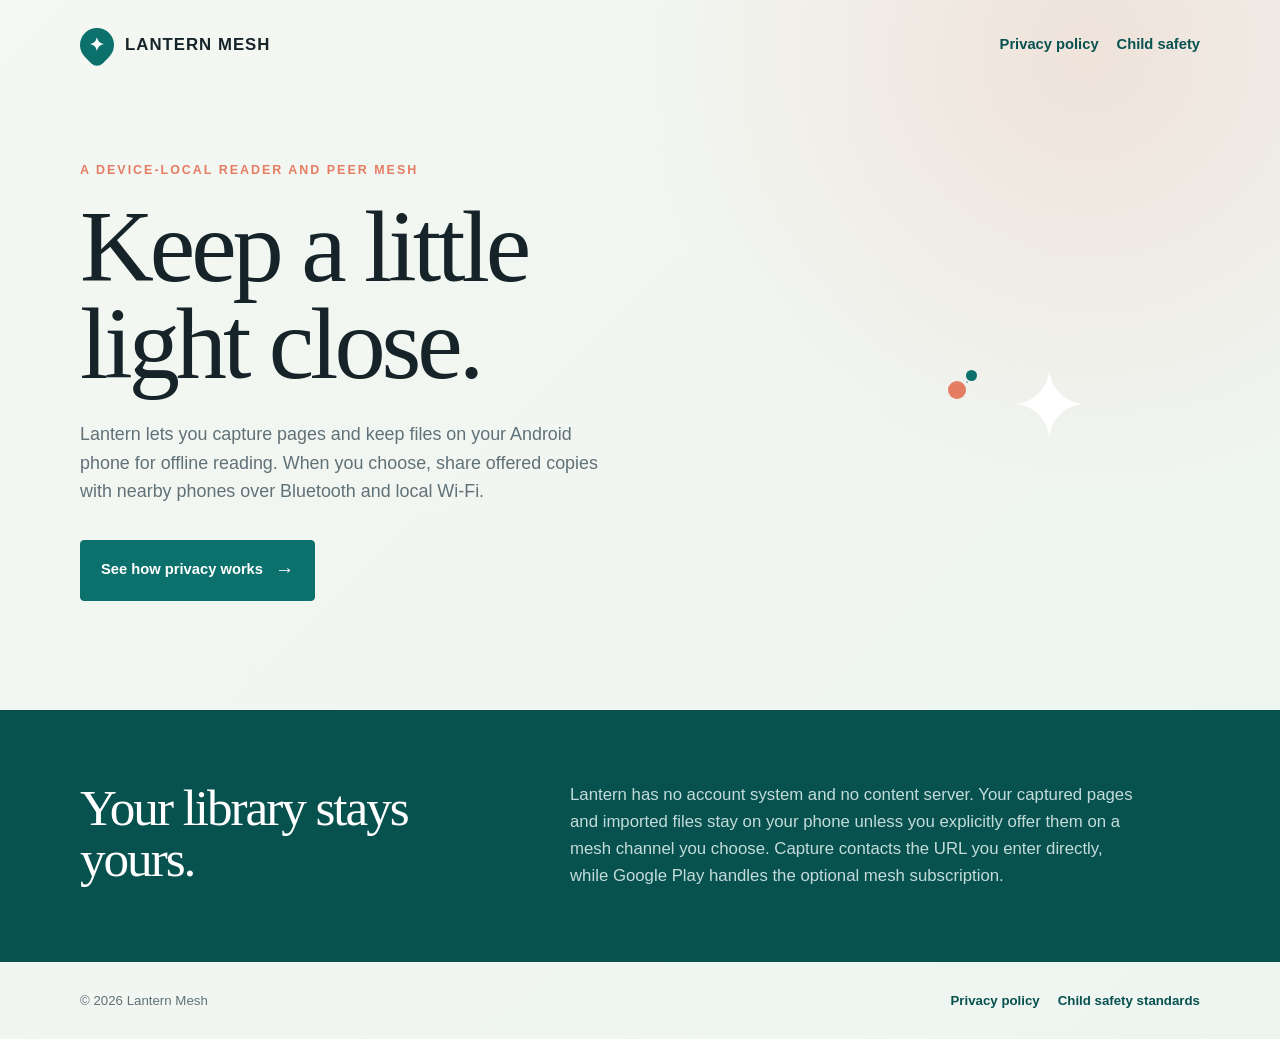
<file: index.html>
<!doctype html>
<html lang="en">
<head>
  <meta charset="utf-8">
  <meta name="viewport" content="width=device-width, initial-scale=1">
  <meta name="description" content="Lantern is a device-local reader and optional peer mesh for Android.">
  <title>Lantern | Read locally. Share nearby.</title>
  <link rel="stylesheet" href="styles.css">
</head>
<body>
  <header class="site-header">
    <a class="brand" href="index.html" aria-label="Lantern Mesh home">
      <span class="brand-mark" aria-hidden="true"><span>✦</span></span>
      <span>Lantern Mesh</span>
    </a>
    <nav aria-label="Primary navigation">
      <a class="header-link" href="privacypolicy.html">Privacy policy</a>
      <a class="header-link" href="child-safety.html">Child safety</a>
    </nav>
  </header>

  <main>
    <section class="hero page-shell">
      <div>
        <p class="eyebrow">A device-local reader and peer mesh</p>
        <h1>Keep a little light close.</h1>
        <p class="hero-copy">Lantern lets you capture pages and keep files on your Android phone for offline reading. When you choose, share offered copies with nearby phones over Bluetooth and local Wi-Fi.</p>
        <a class="button" href="privacypolicy.html">See how privacy works</a>
      </div>
      <div class="visual" aria-hidden="true">
        <span class="orbit-dot dot-one"></span>
        <span class="orbit-dot dot-two"></span>
        <div class="visual-core"><span>✦</span></div>
      </div>
    </section>

    <section class="intro-band">
      <div class="page-shell">
        <h2>Your library stays yours.</h2>
        <p>Lantern has no account system and no content server. Your captured pages and imported files stay on your phone unless you explicitly offer them on a mesh channel you choose. Capture contacts the URL you enter directly, while Google Play handles the optional mesh subscription.</p>
      </div>
    </section>
  </main>

  <footer class="site-footer">
    <span>© 2026 Lantern Mesh</span>
    <span>
      <a class="text-link" href="privacypolicy.html">Privacy policy</a>
      <a class="text-link" href="child-safety.html">Child safety standards</a>
    </span>
  </footer>
</body>
</html>
</file>
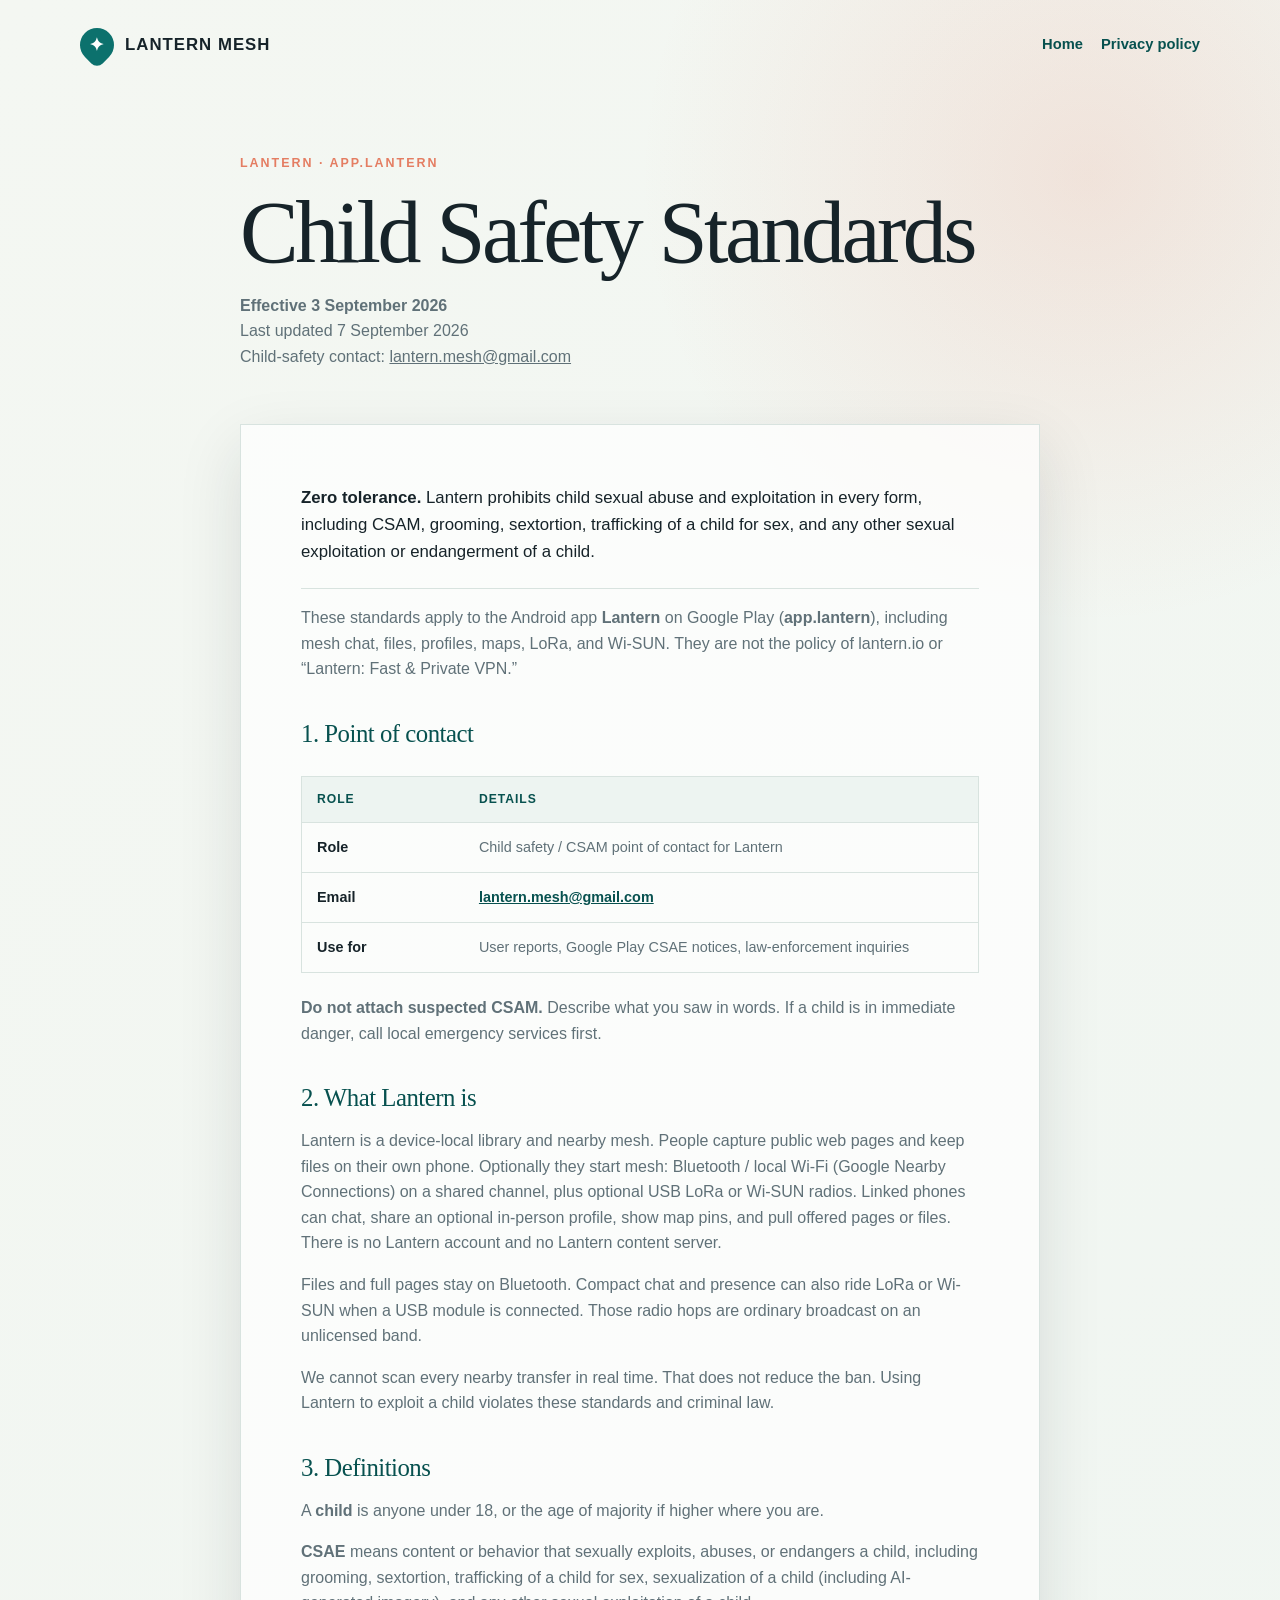
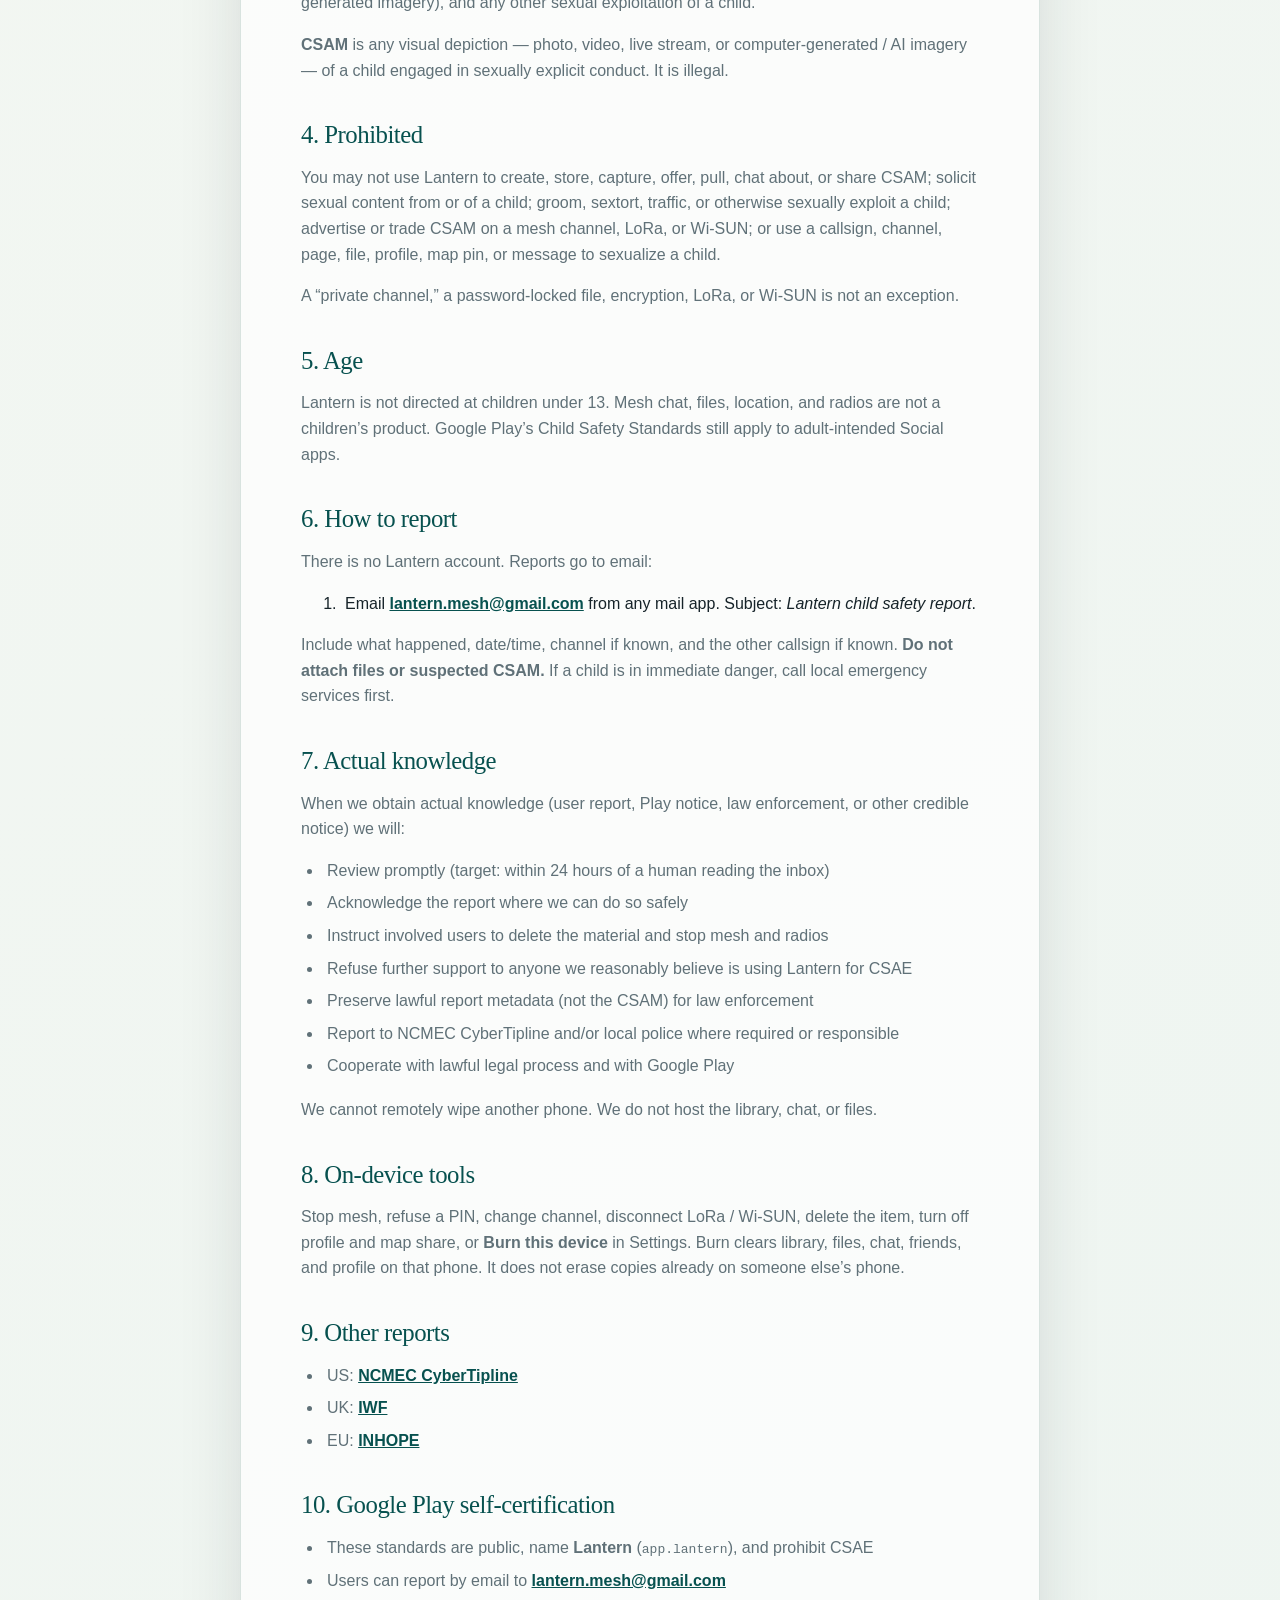
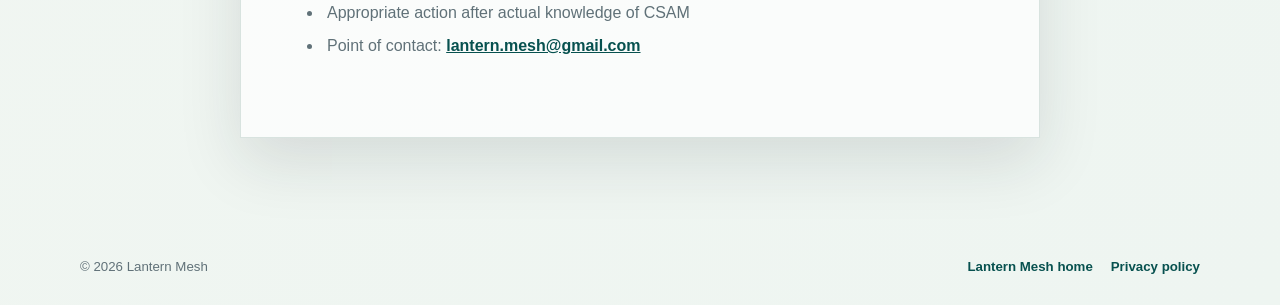
<file: child-safety.html>
<!doctype html>
<html lang="en">
<head>
  <meta charset="utf-8">
  <meta name="viewport" content="width=device-width, initial-scale=1">
  <meta name="description" content="Lantern Child Safety Standards addressing child sexual abuse and exploitation.">
  <title>Child Safety Standards | Lantern (app.lantern)</title>
  <link rel="stylesheet" href="styles.css">
</head>
<body>
  <header class="site-header">
    <a class="brand" href="index.html" aria-label="Lantern Mesh home">
      <span class="brand-mark" aria-hidden="true"><span>✦</span></span>
      <span>Lantern Mesh</span>
    </a>
    <nav aria-label="Primary navigation">
      <a class="header-link" href="index.html">Home</a>
      <a class="header-link" href="privacypolicy.html">Privacy policy</a>
    </nav>
  </header>
  <main class="page-shell policy-page">
    <p class="eyebrow">Lantern · app.lantern</p>
    <h1>Child Safety Standards</h1>
    <p class="updated"><strong>Effective 3 September 2026</strong><br>Last updated 7 September 2026<br>Child-safety contact: <a href="mailto:lantern.mesh@gmail.com">lantern.mesh@gmail.com</a></p>
    <article class="policy-content">
      <p class="policy-lead"><strong>Zero tolerance.</strong> Lantern prohibits child sexual abuse and exploitation in every form, including CSAM, grooming, sextortion, trafficking of a child for sex, and any other sexual exploitation or endangerment of a child.</p>
      <p>These standards apply to the Android app <strong>Lantern</strong> on Google Play (<strong>app.lantern</strong>), including mesh chat, files, profiles, maps, LoRa, and Wi-SUN. They are not the policy of lantern.io or “Lantern: Fast & Private VPN.”</p>

      <h2>1. Point of contact</h2>
      <div class="table-wrap">
        <table>
          <thead>
            <tr><th>Role</th><th>Details</th></tr>
          </thead>
          <tbody>
            <tr><td>Role</td><td>Child safety / CSAM point of contact for Lantern</td></tr>
            <tr><td>Email</td><td><strong><a href="mailto:lantern.mesh@gmail.com">lantern.mesh@gmail.com</a></strong></td></tr>
            <tr><td>Use for</td><td>User reports, Google Play CSAE notices, law-enforcement inquiries</td></tr>
          </tbody>
        </table>
      </div>
      <p><strong>Do not attach suspected CSAM.</strong> Describe what you saw in words. If a child is in immediate danger, call local emergency services first.</p>

      <h2>2. What Lantern is</h2>
      <p>Lantern is a device-local library and nearby mesh. People capture public web pages and keep files on their own phone. Optionally they start mesh: Bluetooth / local Wi-Fi (Google Nearby Connections) on a shared channel, plus optional USB LoRa or Wi-SUN radios. Linked phones can chat, share an optional in-person profile, show map pins, and pull offered pages or files. There is no Lantern account and no Lantern content server.</p>
      <p>Files and full pages stay on Bluetooth. Compact chat and presence can also ride LoRa or Wi-SUN when a USB module is connected. Those radio hops are ordinary broadcast on an unlicensed band.</p>
      <p>We cannot scan every nearby transfer in real time. That does not reduce the ban. Using Lantern to exploit a child violates these standards and criminal law.</p>

      <h2>3. Definitions</h2>
      <p>A <strong>child</strong> is anyone under 18, or the age of majority if higher where you are.</p>
      <p><strong>CSAE</strong> means content or behavior that sexually exploits, abuses, or endangers a child, including grooming, sextortion, trafficking of a child for sex, sexualization of a child (including AI-generated imagery), and any other sexual exploitation of a child.</p>
      <p><strong>CSAM</strong> is any visual depiction — photo, video, live stream, or computer-generated / AI imagery — of a child engaged in sexually explicit conduct. It is illegal.</p>

      <h2>4. Prohibited</h2>
      <p>You may not use Lantern to create, store, capture, offer, pull, chat about, or share CSAM; solicit sexual content from or of a child; groom, sextort, traffic, or otherwise sexually exploit a child; advertise or trade CSAM on a mesh channel, LoRa, or Wi-SUN; or use a callsign, channel, page, file, profile, map pin, or message to sexualize a child.</p>
      <p>A “private channel,” a password-locked file, encryption, LoRa, or Wi-SUN is not an exception.</p>

      <h2>5. Age</h2>
      <p>Lantern is not directed at children under 13. Mesh chat, files, location, and radios are not a children’s product. Google Play’s Child Safety Standards still apply to adult-intended Social apps.</p>

      <h2>6. How to report</h2>
      <p>There is no Lantern account. Reports go to email:</p>
      <ol>
        <li>Email <a href="mailto:lantern.mesh@gmail.com">lantern.mesh@gmail.com</a> from any mail app. Subject: <em>Lantern child safety report</em>.</li>
      </ol>
      <p>Include what happened, date/time, channel if known, and the other callsign if known. <strong>Do not attach files or suspected CSAM.</strong> If a child is in immediate danger, call local emergency services first.</p>

      <h2>7. Actual knowledge</h2>
      <p>When we obtain actual knowledge (user report, Play notice, law enforcement, or other credible notice) we will:</p>
      <ul>
        <li>Review promptly (target: within 24 hours of a human reading the inbox)</li>
        <li>Acknowledge the report where we can do so safely</li>
        <li>Instruct involved users to delete the material and stop mesh and radios</li>
        <li>Refuse further support to anyone we reasonably believe is using Lantern for CSAE</li>
        <li>Preserve lawful report metadata (not the CSAM) for law enforcement</li>
        <li>Report to NCMEC CyberTipline and/or local police where required or responsible</li>
        <li>Cooperate with lawful legal process and with Google Play</li>
      </ul>
      <p>We cannot remotely wipe another phone. We do not host the library, chat, or files.</p>

      <h2>8. On-device tools</h2>
      <p>Stop mesh, refuse a PIN, change channel, disconnect LoRa / Wi-SUN, delete the item, turn off profile and map share, or <strong>Burn this device</strong> in Settings. Burn clears library, files, chat, friends, and profile on that phone. It does not erase copies already on someone else’s phone.</p>

      <h2>9. Other reports</h2>
      <ul>
        <li>US: <a href="https://report.cybertip.org/">NCMEC CyberTipline</a></li>
        <li>UK: <a href="https://www.iwf.org.uk/">IWF</a></li>
        <li>EU: <a href="https://www.inhope.org/">INHOPE</a></li>
      </ul>

      <h2>10. Google Play self-certification</h2>
      <ul>
        <li>These standards are public, name <strong>Lantern</strong> (<code>app.lantern</code>), and prohibit CSAE</li>
        <li>Users can report by email to <strong><a href="mailto:lantern.mesh@gmail.com">lantern.mesh@gmail.com</a></strong></li>
        <li>Appropriate action after actual knowledge of CSAM</li>
        <li>Point of contact: <strong><a href="mailto:lantern.mesh@gmail.com">lantern.mesh@gmail.com</a></strong></li>
      </ul>
    </article>
  </main>
  <footer class="site-footer">
    <span>© 2026 Lantern Mesh</span>
    <span>
      <a class="text-link" href="index.html">Lantern Mesh home</a>
      <a class="text-link" href="privacypolicy.html">Privacy policy</a>
    </span>
  </footer>
</body>
</html>
</file>
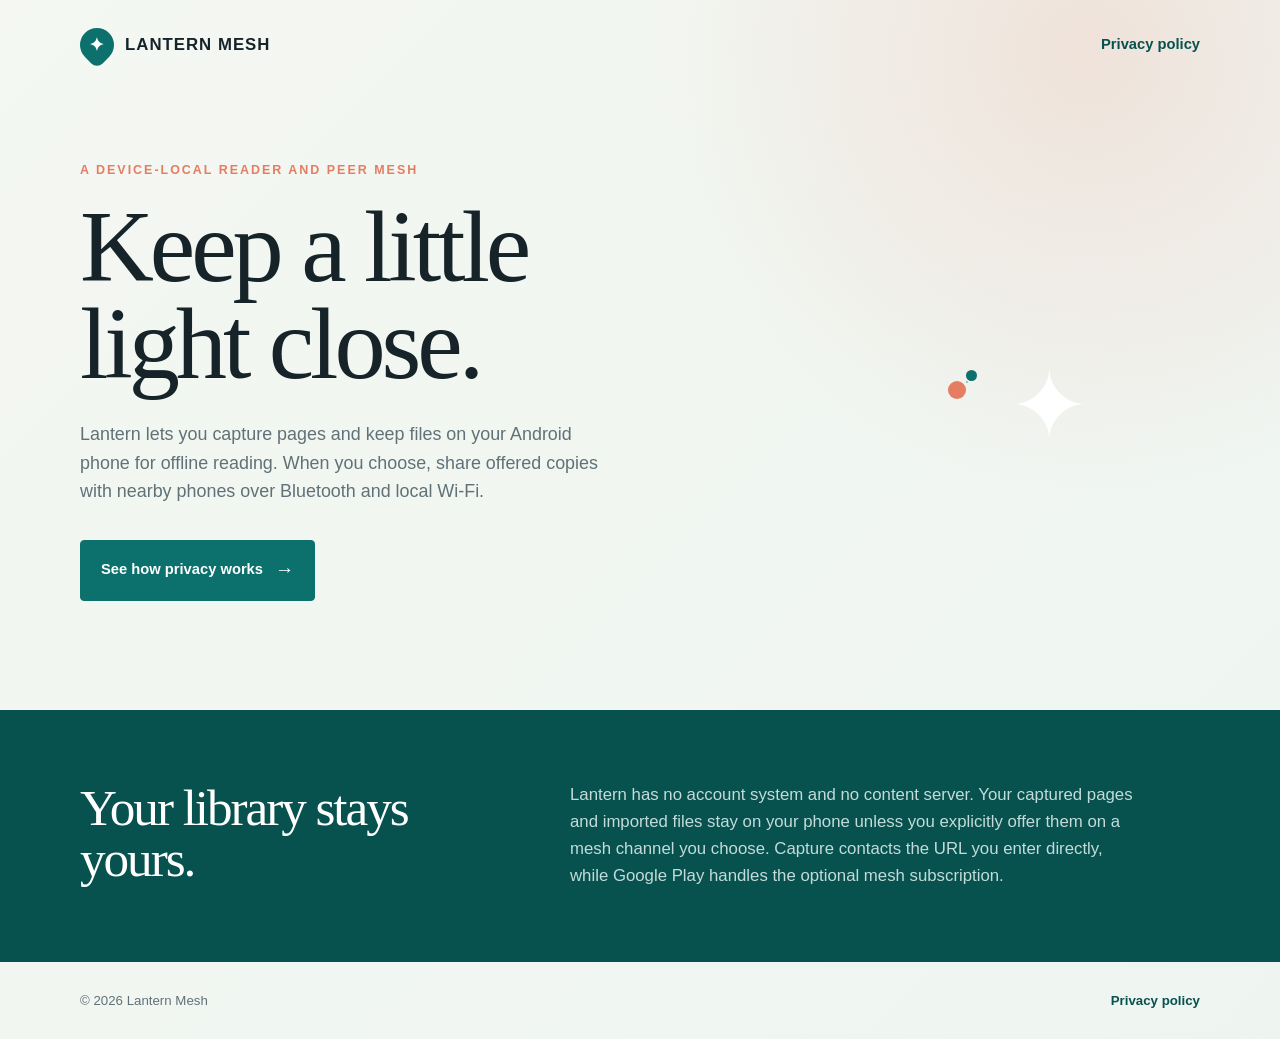
<file: home.html>
<!doctype html>
<html lang="en">
<head>
  <meta charset="utf-8">
  <meta name="viewport" content="width=device-width, initial-scale=1">
  <meta name="description" content="Lantern is a device-local reader and optional peer mesh for Android.">
  <title>Lantern | Read locally. Share nearby.</title>
  <link rel="stylesheet" href="styles.css">
</head>
<body>
  <header class="site-header">
    <a class="brand" href="home.html" aria-label="Lantern Mesh home">
      <span class="brand-mark" aria-hidden="true"><span>✦</span></span>
      <span>Lantern Mesh</span>
    </a>
    <a class="header-link" href="privacypolicy.html">Privacy policy</a>
  </header>

  <main>
    <section class="hero page-shell">
      <div>
        <p class="eyebrow">A device-local reader and peer mesh</p>
        <h1>Keep a little light close.</h1>
        <p class="hero-copy">Lantern lets you capture pages and keep files on your Android phone for offline reading. When you choose, share offered copies with nearby phones over Bluetooth and local Wi-Fi.</p>
        <a class="button" href="privacypolicy.html">See how privacy works</a>
      </div>
      <div class="visual" aria-hidden="true">
        <span class="orbit-dot dot-one"></span>
        <span class="orbit-dot dot-two"></span>
        <div class="visual-core"><span>✦</span></div>
      </div>
    </section>

    <section class="intro-band">
      <div class="page-shell">
        <h2>Your library stays yours.</h2>
        <p>Lantern has no account system and no content server. Your captured pages and imported files stay on your phone unless you explicitly offer them on a mesh channel you choose. Capture contacts the URL you enter directly, while Google Play handles the optional mesh subscription.</p>
      </div>
    </section>
  </main>

  <footer class="site-footer">
    <span>© 2026 Lantern Mesh</span>
    <a class="text-link" href="privacypolicy.html">Privacy policy</a>
  </footer>
</body>
</html>
</file>
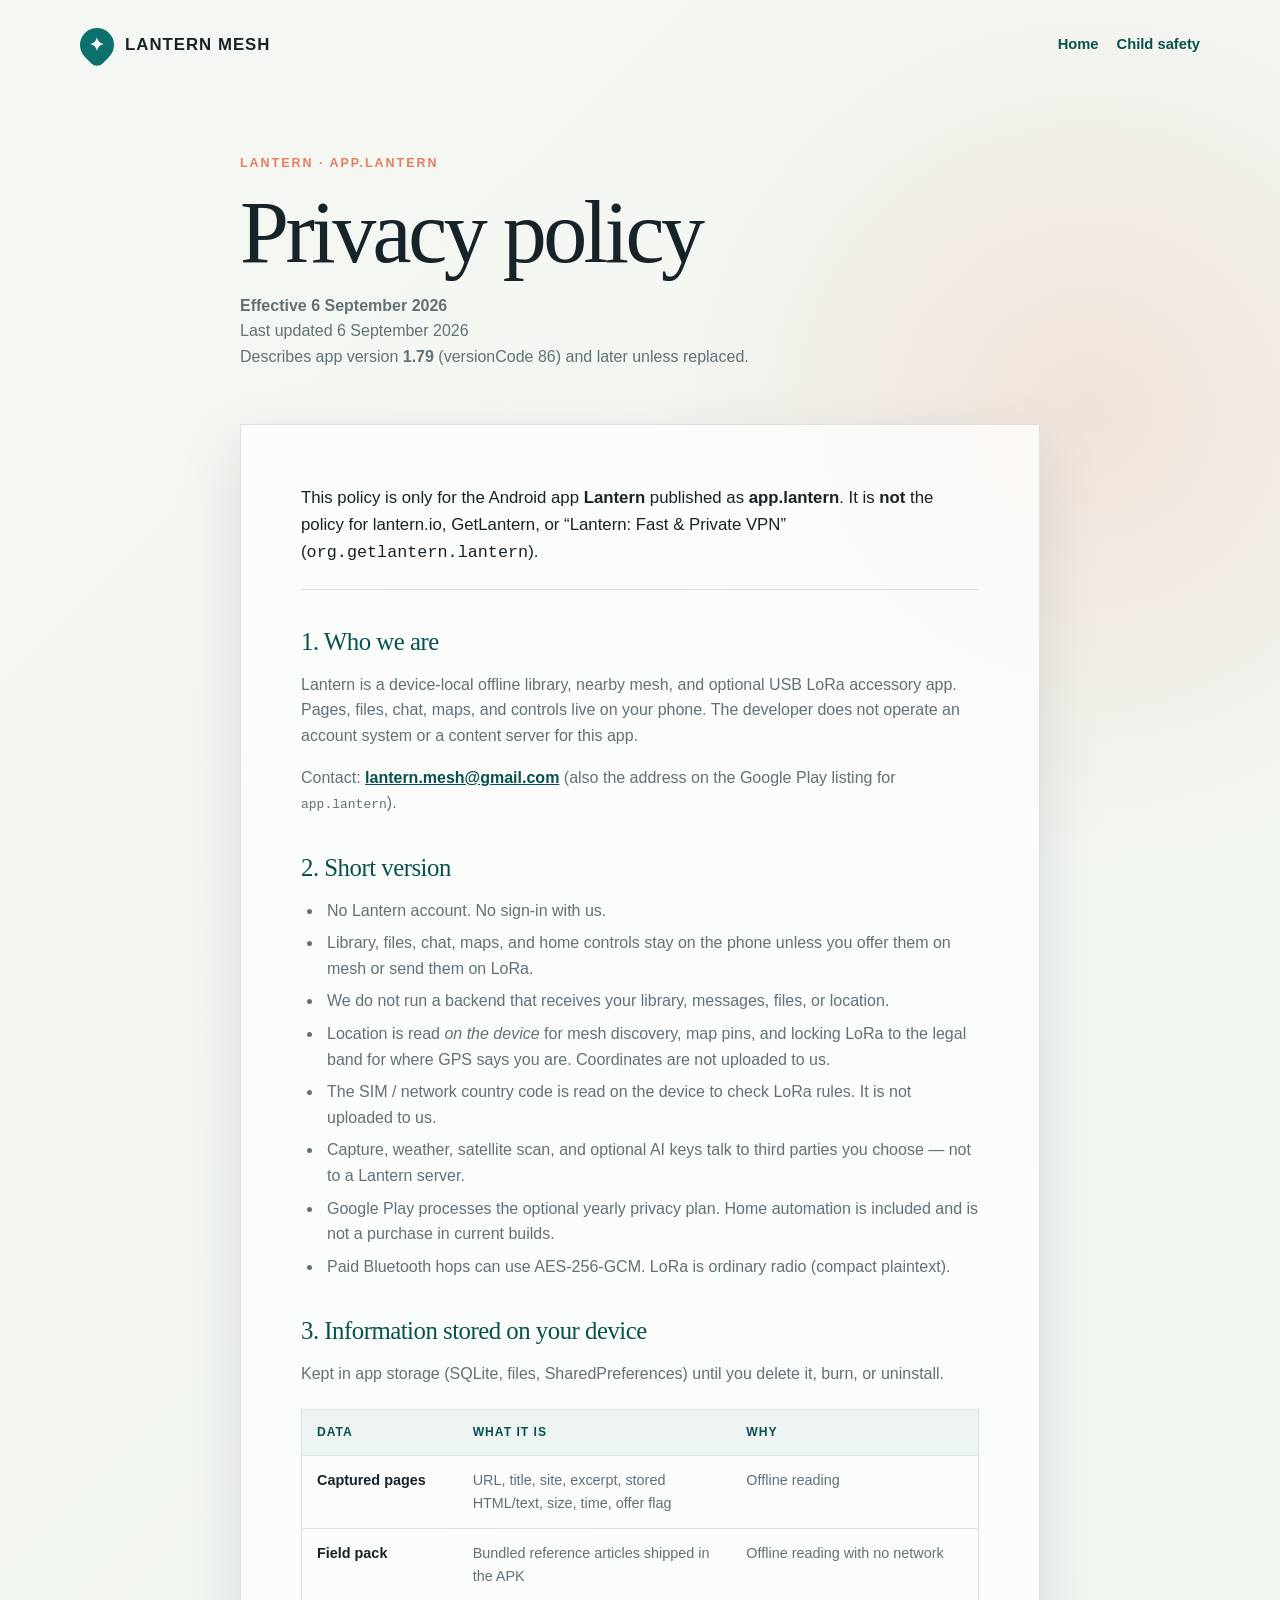
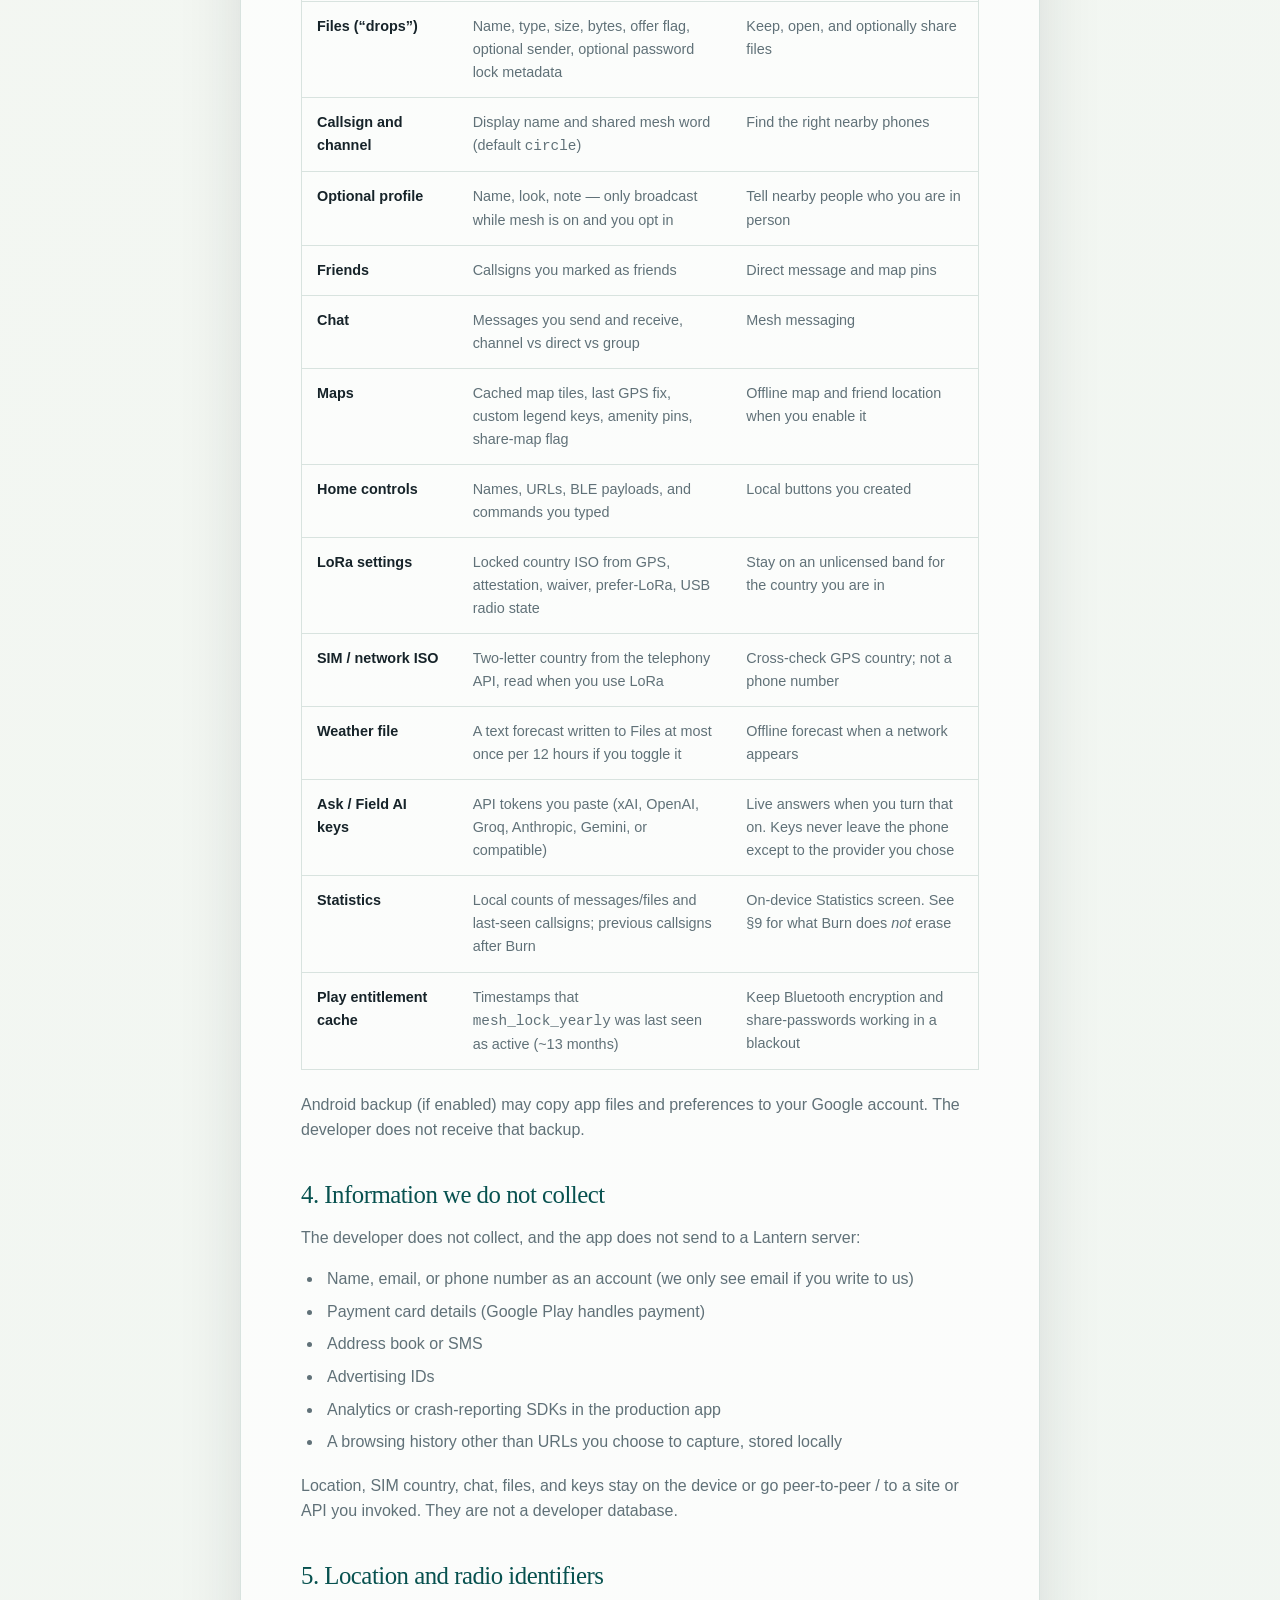
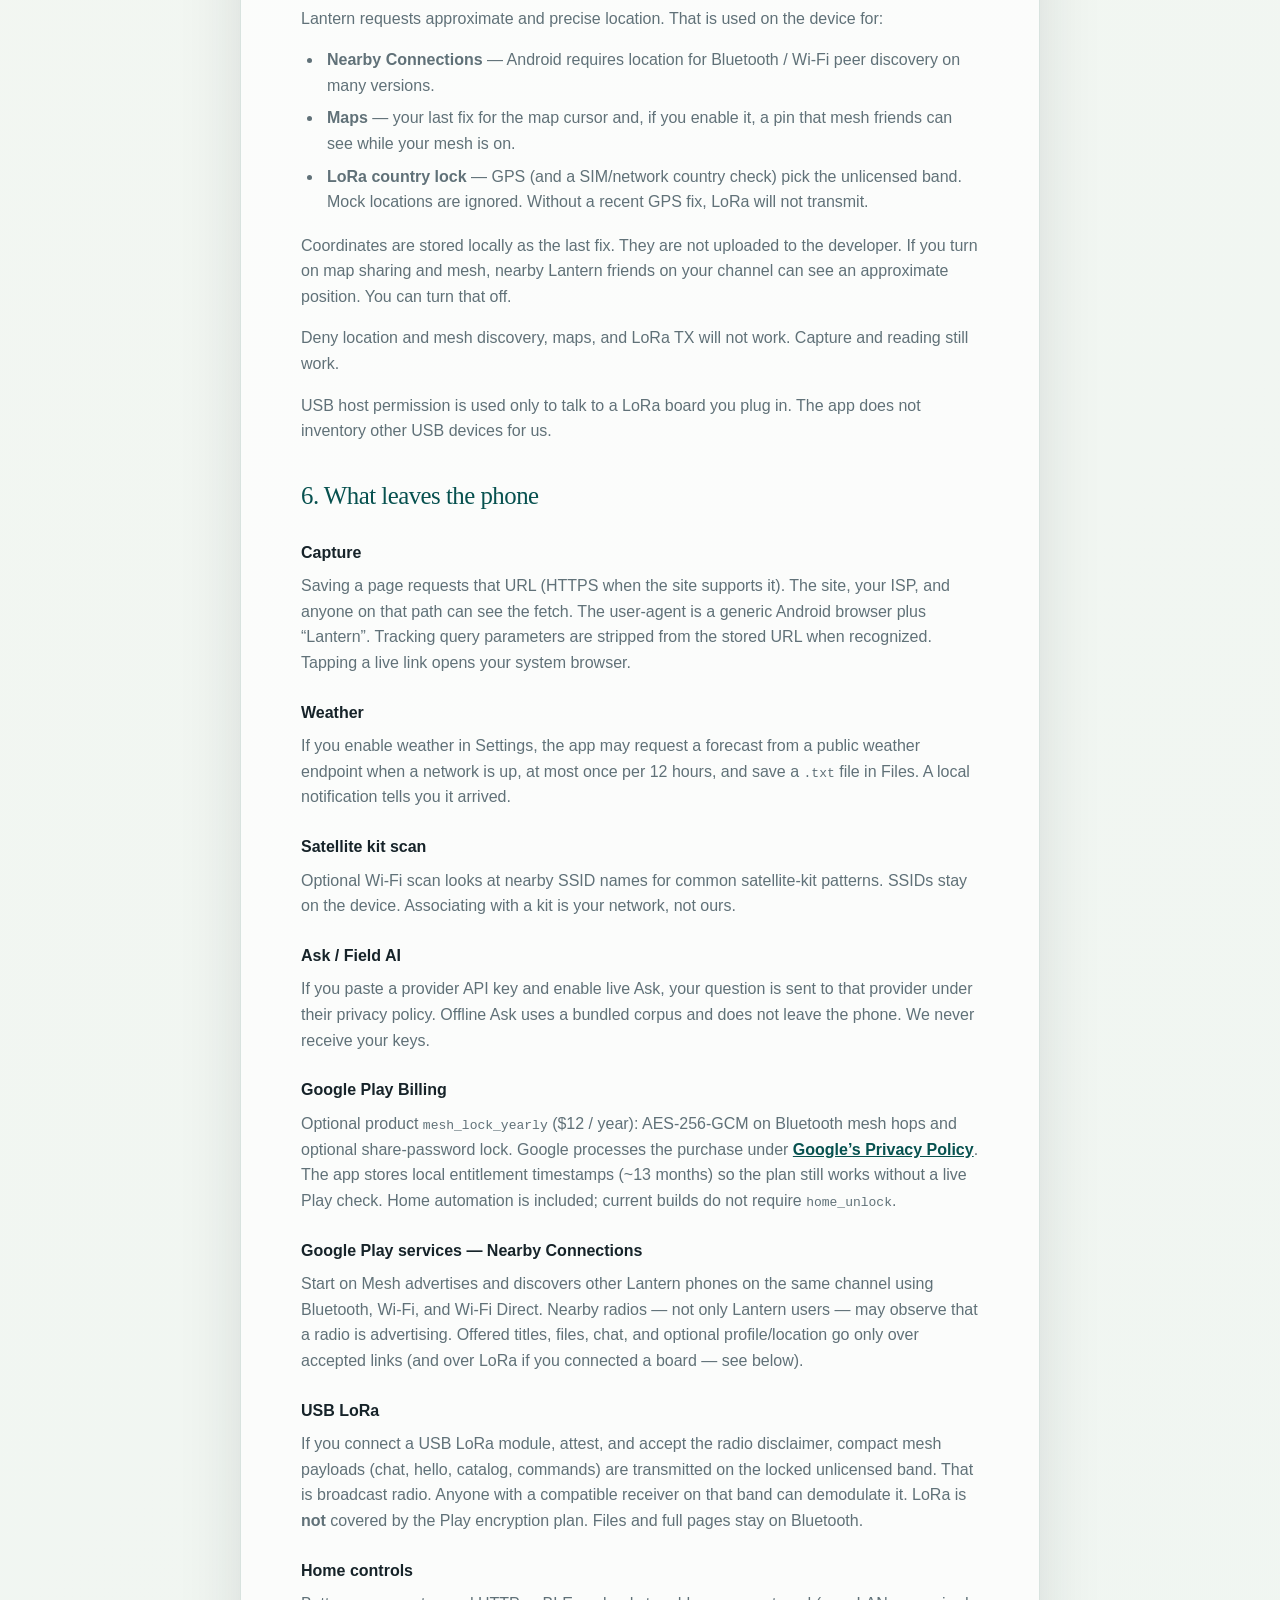
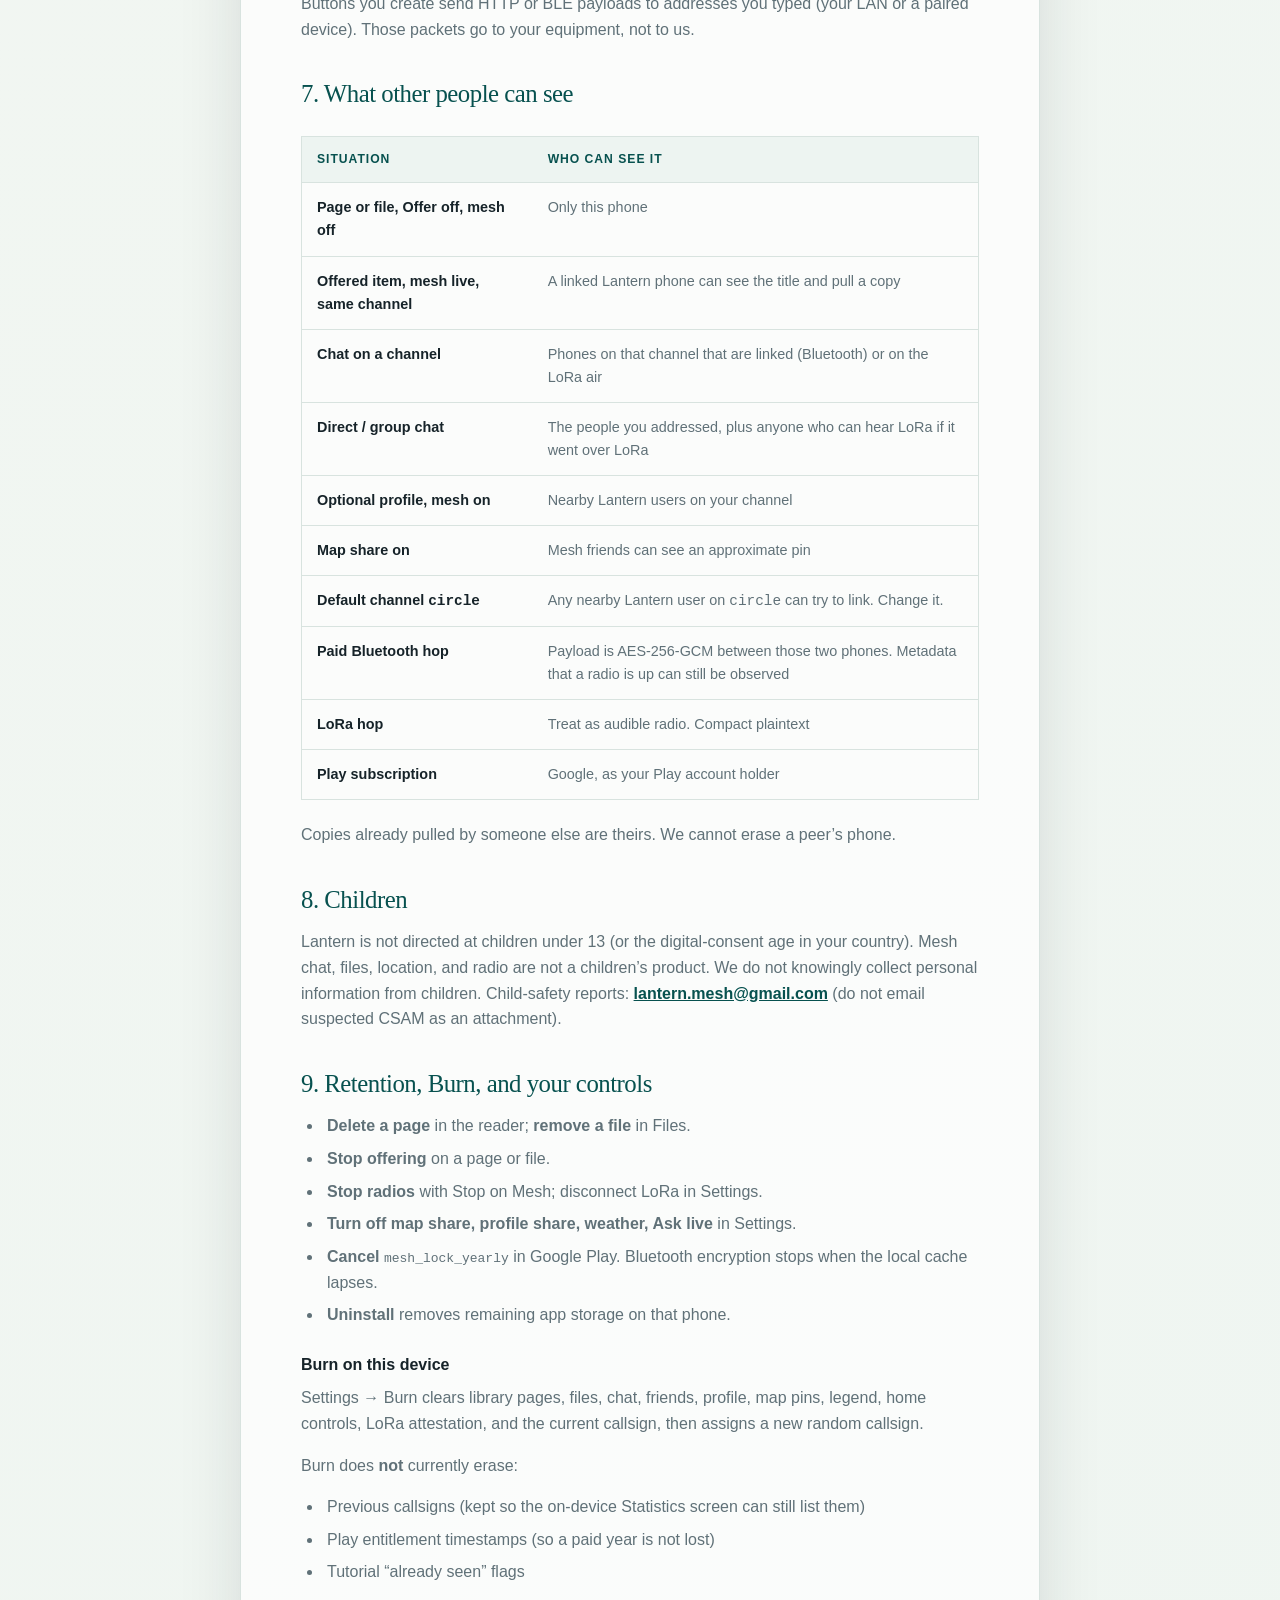
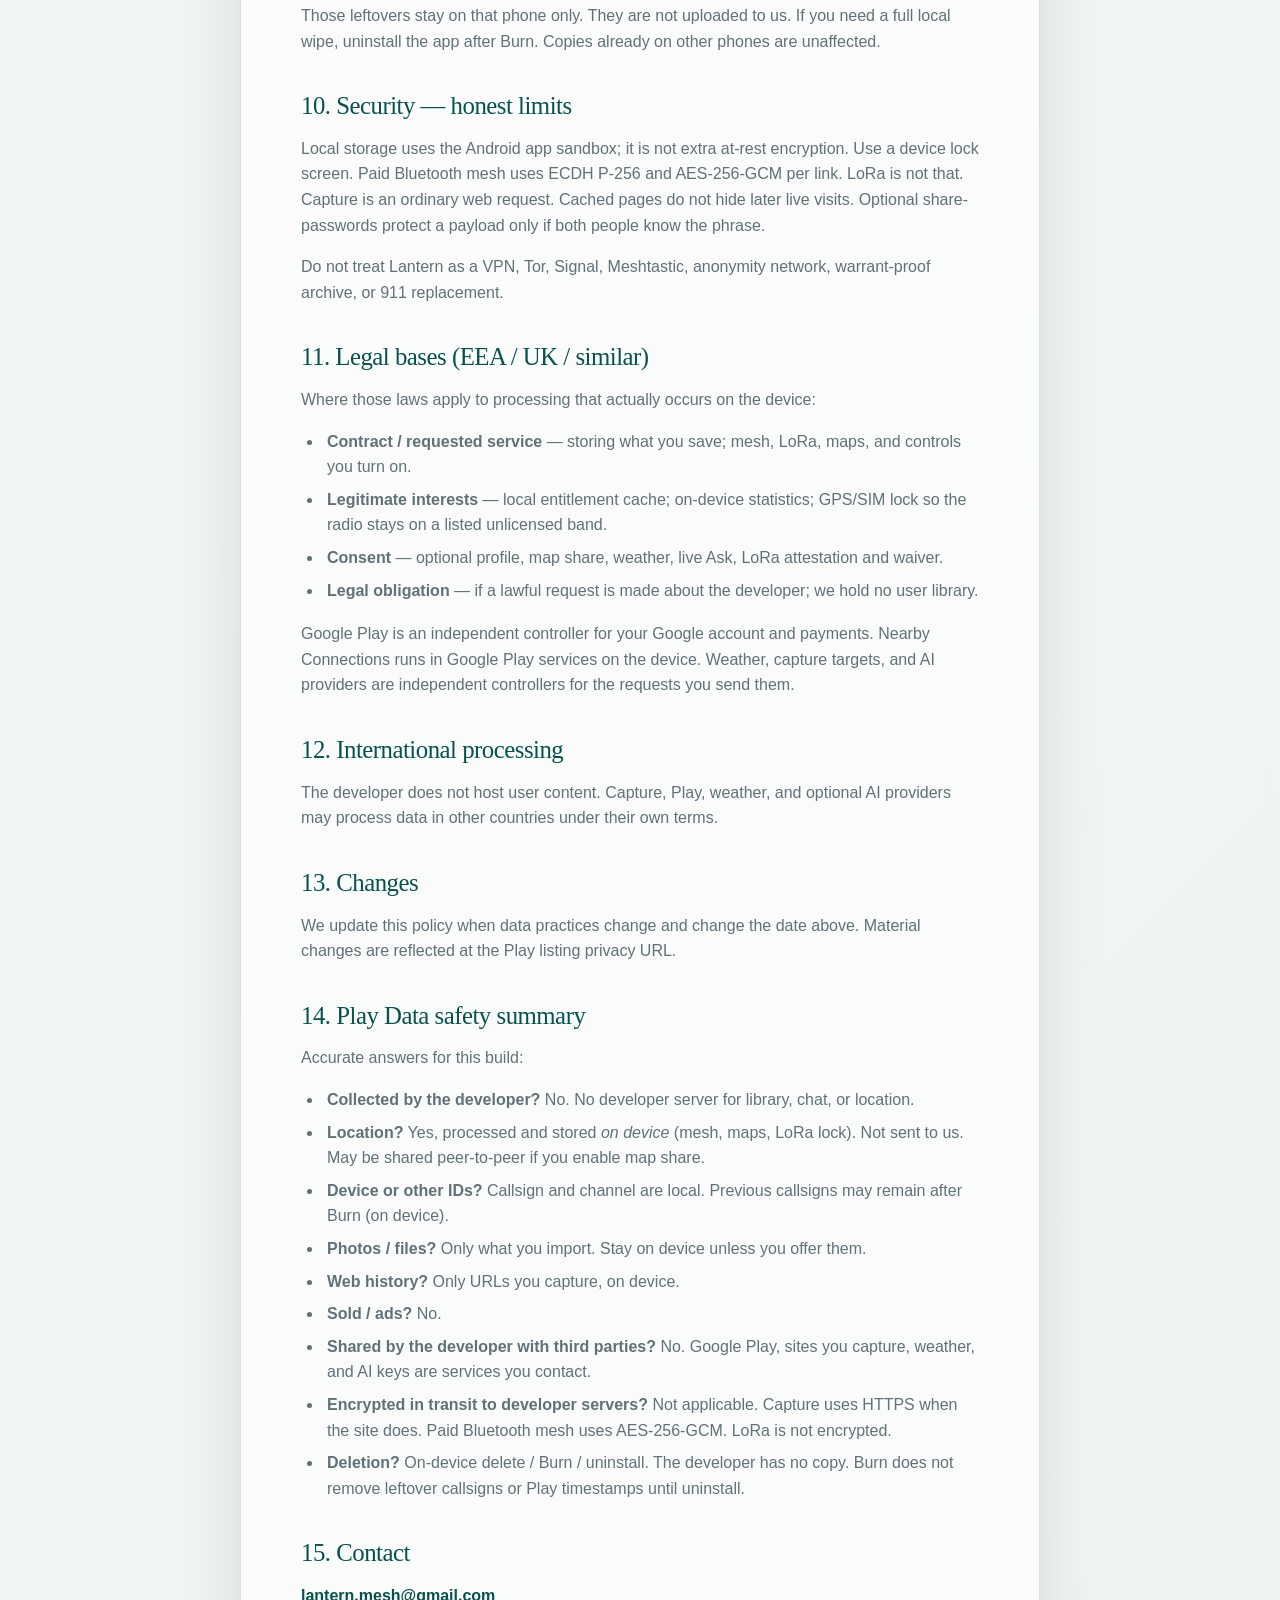
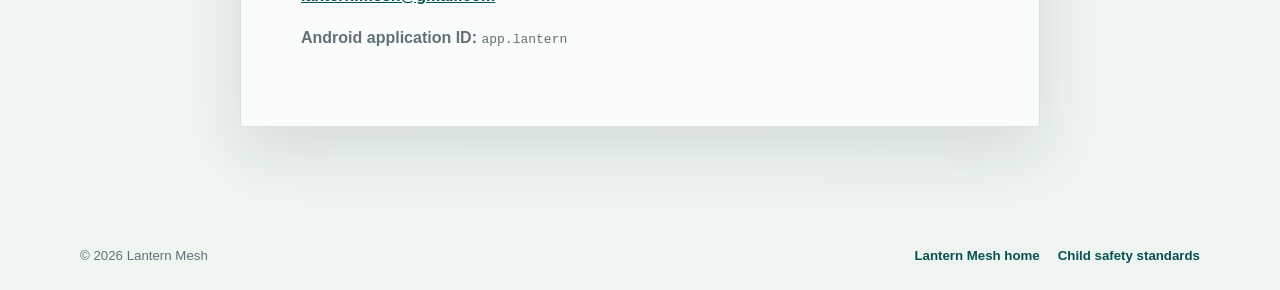
<file: privacypolicy.html>
<!doctype html>
<html lang="en">
<head>
  <meta charset="utf-8">
  <meta name="viewport" content="width=device-width, initial-scale=1">
  <title>Privacy Policy | Lantern (app.lantern)</title>
  <link rel="stylesheet" href="styles.css">
</head>
<body>
  <header class="site-header">
    <a class="brand" href="index.html" aria-label="Lantern Mesh home">
      <span class="brand-mark" aria-hidden="true"><span>✦</span></span>
      <span>Lantern Mesh</span>
    </a>
    <nav aria-label="Primary navigation">
      <a class="header-link" href="index.html">Home</a>
      <a class="header-link" href="child-safety.html">Child safety</a>
    </nav>
  </header>
  <main class="page-shell policy-page">
    <p class="eyebrow">Lantern · app.lantern</p>
    <h1>Privacy policy</h1>
    <p class="updated"><strong>Effective 6 September 2026</strong><br>Last updated 6 September 2026<br>Describes app version <strong>1.79</strong> (versionCode 86) and later unless replaced.</p>
    <article class="policy-content">
      <p class="policy-lead">This policy is only for the Android app <strong>Lantern</strong> published as <strong>app.lantern</strong>. It is <strong>not</strong> the policy for lantern.io, GetLantern, or “Lantern: Fast & Private VPN” (<code>org.getlantern.lantern</code>).</p>

      <h2>1. Who we are</h2>
      <p>Lantern is a device-local offline library, nearby mesh, and optional USB LoRa accessory app. Pages, files, chat, maps, and controls live on your phone. The developer does not operate an account system or a content server for this app.</p>
      <p>Contact: <a href="mailto:lantern.mesh@gmail.com">lantern.mesh@gmail.com</a> (also the address on the Google Play listing for <code>app.lantern</code>).</p>

      <h2>2. Short version</h2>
      <ul>
        <li>No Lantern account. No sign-in with us.</li>
        <li>Library, files, chat, maps, and home controls stay on the phone unless you offer them on mesh or send them on LoRa.</li>
        <li>We do not run a backend that receives your library, messages, files, or location.</li>
        <li>Location is read <em>on the device</em> for mesh discovery, map pins, and locking LoRa to the legal band for where GPS says you are. Coordinates are not uploaded to us.</li>
        <li>The SIM / network country code is read on the device to check LoRa rules. It is not uploaded to us.</li>
        <li>Capture, weather, satellite scan, and optional AI keys talk to third parties you choose — not to a Lantern server.</li>
        <li>Google Play processes the optional yearly privacy plan. Home automation is included and is not a purchase in current builds.</li>
        <li>Paid Bluetooth hops can use AES-256-GCM. LoRa is ordinary radio (compact plaintext).</li>
      </ul>

      <h2>3. Information stored on your device</h2>
      <p>Kept in app storage (SQLite, files, SharedPreferences) until you delete it, burn, or uninstall.</p>
      <div class="table-wrap">
        <table>
          <thead>
            <tr><th>Data</th><th>What it is</th><th>Why</th></tr>
          </thead>
          <tbody>
            <tr><td>Captured pages</td><td>URL, title, site, excerpt, stored HTML/text, size, time, offer flag</td><td>Offline reading</td></tr>
            <tr><td>Field pack</td><td>Bundled reference articles shipped in the APK</td><td>Offline reading with no network</td></tr>
            <tr><td>Files (“drops”)</td><td>Name, type, size, bytes, offer flag, optional sender, optional password lock metadata</td><td>Keep, open, and optionally share files</td></tr>
            <tr><td>Callsign and channel</td><td>Display name and shared mesh word (default <code>circle</code>)</td><td>Find the right nearby phones</td></tr>
            <tr><td>Optional profile</td><td>Name, look, note — only broadcast while mesh is on and you opt in</td><td>Tell nearby people who you are in person</td></tr>
            <tr><td>Friends</td><td>Callsigns you marked as friends</td><td>Direct message and map pins</td></tr>
            <tr><td>Chat</td><td>Messages you send and receive, channel vs direct vs group</td><td>Mesh messaging</td></tr>
            <tr><td>Maps</td><td>Cached map tiles, last GPS fix, custom legend keys, amenity pins, share-map flag</td><td>Offline map and friend location when you enable it</td></tr>
            <tr><td>Home controls</td><td>Names, URLs, BLE payloads, and commands you typed</td><td>Local buttons you created</td></tr>
            <tr><td>LoRa settings</td><td>Locked country ISO from GPS, attestation, waiver, prefer-LoRa, USB radio state</td><td>Stay on an unlicensed band for the country you are in</td></tr>
            <tr><td>SIM / network ISO</td><td>Two-letter country from the telephony API, read when you use LoRa</td><td>Cross-check GPS country; not a phone number</td></tr>
            <tr><td>Weather file</td><td>A text forecast written to Files at most once per 12 hours if you toggle it</td><td>Offline forecast when a network appears</td></tr>
            <tr><td>Ask / Field AI keys</td><td>API tokens you paste (xAI, OpenAI, Groq, Anthropic, Gemini, or compatible)</td><td>Live answers when you turn that on. Keys never leave the phone except to the provider you chose</td></tr>
            <tr><td>Statistics</td><td>Local counts of messages/files and last-seen callsigns; previous callsigns after Burn</td><td>On-device Statistics screen. See §9 for what Burn does <em>not</em> erase</td></tr>
            <tr><td>Play entitlement cache</td><td>Timestamps that <code>mesh_lock_yearly</code> was last seen as active (~13 months)</td><td>Keep Bluetooth encryption and share-passwords working in a blackout</td></tr>
          </tbody>
        </table>
      </div>
      <p>Android backup (if enabled) may copy app files and preferences to your Google account. The developer does not receive that backup.</p>

      <h2>4. Information we do not collect</h2>
      <p>The developer does not collect, and the app does not send to a Lantern server:</p>
      <ul>
        <li>Name, email, or phone number as an account (we only see email if you write to us)</li>
        <li>Payment card details (Google Play handles payment)</li>
        <li>Address book or SMS</li>
        <li>Advertising IDs</li>
        <li>Analytics or crash-reporting SDKs in the production app</li>
        <li>A browsing history other than URLs you choose to capture, stored locally</li>
      </ul>
      <p>Location, SIM country, chat, files, and keys stay on the device or go peer-to-peer / to a site or API you invoked. They are not a developer database.</p>

      <h2>5. Location and radio identifiers</h2>
      <p>Lantern requests approximate and precise location. That is used on the device for:</p>
      <ul>
        <li><strong>Nearby Connections</strong> — Android requires location for Bluetooth / Wi-Fi peer discovery on many versions.</li>
        <li><strong>Maps</strong> — your last fix for the map cursor and, if you enable it, a pin that mesh friends can see while your mesh is on.</li>
        <li><strong>LoRa country lock</strong> — GPS (and a SIM/network country check) pick the unlicensed band. Mock locations are ignored. Without a recent GPS fix, LoRa will not transmit.</li>
      </ul>
      <p>Coordinates are stored locally as the last fix. They are not uploaded to the developer. If you turn on map sharing and mesh, nearby Lantern friends on your channel can see an approximate position. You can turn that off.</p>
      <p>Deny location and mesh discovery, maps, and LoRa TX will not work. Capture and reading still work.</p>
      <p>USB host permission is used only to talk to a LoRa board you plug in. The app does not inventory other USB devices for us.</p>

      <h2>6. What leaves the phone</h2>
      <h3>Capture</h3>
      <p>Saving a page requests that URL (HTTPS when the site supports it). The site, your ISP, and anyone on that path can see the fetch. The user-agent is a generic Android browser plus “Lantern”. Tracking query parameters are stripped from the stored URL when recognized. Tapping a live link opens your system browser.</p>
      <h3>Weather</h3>
      <p>If you enable weather in Settings, the app may request a forecast from a public weather endpoint when a network is up, at most once per 12 hours, and save a <code>.txt</code> file in Files. A local notification tells you it arrived.</p>
      <h3>Satellite kit scan</h3>
      <p>Optional Wi-Fi scan looks at nearby SSID names for common satellite-kit patterns. SSIDs stay on the device. Associating with a kit is your network, not ours.</p>
      <h3>Ask / Field AI</h3>
      <p>If you paste a provider API key and enable live Ask, your question is sent to that provider under their privacy policy. Offline Ask uses a bundled corpus and does not leave the phone. We never receive your keys.</p>
      <h3>Google Play Billing</h3>
      <p>Optional product <code>mesh_lock_yearly</code> ($12 / year): AES-256-GCM on Bluetooth mesh hops and optional share-password lock. Google processes the purchase under <a href="https://policies.google.com/privacy">Google’s Privacy Policy</a>. The app stores local entitlement timestamps (~13 months) so the plan still works without a live Play check. Home automation is included; current builds do not require <code>home_unlock</code>.</p>
      <h3>Google Play services — Nearby Connections</h3>
      <p>Start on Mesh advertises and discovers other Lantern phones on the same channel using Bluetooth, Wi-Fi, and Wi-Fi Direct. Nearby radios — not only Lantern users — may observe that a radio is advertising. Offered titles, files, chat, and optional profile/location go only over accepted links (and over LoRa if you connected a board — see below).</p>
      <h3>USB LoRa</h3>
      <p>If you connect a USB LoRa module, attest, and accept the radio disclaimer, compact mesh payloads (chat, hello, catalog, commands) are transmitted on the locked unlicensed band. That is broadcast radio. Anyone with a compatible receiver on that band can demodulate it. LoRa is <strong>not</strong> covered by the Play encryption plan. Files and full pages stay on Bluetooth.</p>
      <h3>Home controls</h3>
      <p>Buttons you create send HTTP or BLE payloads to addresses you typed (your LAN or a paired device). Those packets go to your equipment, not to us.</p>

      <h2>7. What other people can see</h2>
      <div class="table-wrap">
        <table>
          <thead>
            <tr><th>Situation</th><th>Who can see it</th></tr>
          </thead>
          <tbody>
            <tr><td>Page or file, Offer off, mesh off</td><td>Only this phone</td></tr>
            <tr><td>Offered item, mesh live, same channel</td><td>A linked Lantern phone can see the title and pull a copy</td></tr>
            <tr><td>Chat on a channel</td><td>Phones on that channel that are linked (Bluetooth) or on the LoRa air</td></tr>
            <tr><td>Direct / group chat</td><td>The people you addressed, plus anyone who can hear LoRa if it went over LoRa</td></tr>
            <tr><td>Optional profile, mesh on</td><td>Nearby Lantern users on your channel</td></tr>
            <tr><td>Map share on</td><td>Mesh friends can see an approximate pin</td></tr>
            <tr><td>Default channel <code>circle</code></td><td>Any nearby Lantern user on <code>circle</code> can try to link. Change it.</td></tr>
            <tr><td>Paid Bluetooth hop</td><td>Payload is AES-256-GCM between those two phones. Metadata that a radio is up can still be observed</td></tr>
            <tr><td>LoRa hop</td><td>Treat as audible radio. Compact plaintext</td></tr>
            <tr><td>Play subscription</td><td>Google, as your Play account holder</td></tr>
          </tbody>
        </table>
      </div>
      <p>Copies already pulled by someone else are theirs. We cannot erase a peer’s phone.</p>

      <h2>8. Children</h2>
      <p>Lantern is not directed at children under 13 (or the digital-consent age in your country). Mesh chat, files, location, and radio are not a children’s product. We do not knowingly collect personal information from children. Child-safety reports: <a href="mailto:lantern.mesh@gmail.com">lantern.mesh@gmail.com</a> (do not email suspected CSAM as an attachment).</p>

      <h2>9. Retention, Burn, and your controls</h2>
      <ul>
        <li><strong>Delete a page</strong> in the reader; <strong>remove a file</strong> in Files.</li>
        <li><strong>Stop offering</strong> on a page or file.</li>
        <li><strong>Stop radios</strong> with Stop on Mesh; disconnect LoRa in Settings.</li>
        <li><strong>Turn off map share, profile share, weather, Ask live</strong> in Settings.</li>
        <li><strong>Cancel</strong> <code>mesh_lock_yearly</code> in Google Play. Bluetooth encryption stops when the local cache lapses.</li>
        <li><strong>Uninstall</strong> removes remaining app storage on that phone.</li>
      </ul>
      <h3>Burn on this device</h3>
      <p>Settings → Burn clears library pages, files, chat, friends, profile, map pins, legend, home controls, LoRa attestation, and the current callsign, then assigns a new random callsign.</p>
      <p>Burn does <strong>not</strong> currently erase:</p>
      <ul>
        <li>Previous callsigns (kept so the on-device Statistics screen can still list them)</li>
        <li>Play entitlement timestamps (so a paid year is not lost)</li>
        <li>Tutorial “already seen” flags</li>
      </ul>
      <p>Those leftovers stay on that phone only. They are not uploaded to us. If you need a full local wipe, uninstall the app after Burn. Copies already on other phones are unaffected.</p>

      <h2>10. Security — honest limits</h2>
      <p>Local storage uses the Android app sandbox; it is not extra at-rest encryption. Use a device lock screen. Paid Bluetooth mesh uses ECDH P-256 and AES-256-GCM per link. LoRa is not that. Capture is an ordinary web request. Cached pages do not hide later live visits. Optional share-passwords protect a payload only if both people know the phrase.</p>
      <p>Do not treat Lantern as a VPN, Tor, Signal, Meshtastic, anonymity network, warrant-proof archive, or 911 replacement.</p>

      <h2>11. Legal bases (EEA / UK / similar)</h2>
      <p>Where those laws apply to processing that actually occurs on the device:</p>
      <ul>
        <li><strong>Contract / requested service</strong> — storing what you save; mesh, LoRa, maps, and controls you turn on.</li>
        <li><strong>Legitimate interests</strong> — local entitlement cache; on-device statistics; GPS/SIM lock so the radio stays on a listed unlicensed band.</li>
        <li><strong>Consent</strong> — optional profile, map share, weather, live Ask, LoRa attestation and waiver.</li>
        <li><strong>Legal obligation</strong> — if a lawful request is made about the developer; we hold no user library.</li>
      </ul>
      <p>Google Play is an independent controller for your Google account and payments. Nearby Connections runs in Google Play services on the device. Weather, capture targets, and AI providers are independent controllers for the requests you send them.</p>

      <h2>12. International processing</h2>
      <p>The developer does not host user content. Capture, Play, weather, and optional AI providers may process data in other countries under their own terms.</p>

      <h2>13. Changes</h2>
      <p>We update this policy when data practices change and change the date above. Material changes are reflected at the Play listing privacy URL.</p>

      <h2>14. Play Data safety summary</h2>
      <p>Accurate answers for this build:</p>
      <ul>
        <li><strong>Collected by the developer?</strong> No. No developer server for library, chat, or location.</li>
        <li><strong>Location?</strong> Yes, processed and stored <em>on device</em> (mesh, maps, LoRa lock). Not sent to us. May be shared peer-to-peer if you enable map share.</li>
        <li><strong>Device or other IDs?</strong> Callsign and channel are local. Previous callsigns may remain after Burn (on device).</li>
        <li><strong>Photos / files?</strong> Only what you import. Stay on device unless you offer them.</li>
        <li><strong>Web history?</strong> Only URLs you capture, on device.</li>
        <li><strong>Sold / ads?</strong> No.</li>
        <li><strong>Shared by the developer with third parties?</strong> No. Google Play, sites you capture, weather, and AI keys are services you contact.</li>
        <li><strong>Encrypted in transit to developer servers?</strong> Not applicable. Capture uses HTTPS when the site does. Paid Bluetooth mesh uses AES-256-GCM. LoRa is not encrypted.</li>
        <li><strong>Deletion?</strong> On-device delete / Burn / uninstall. The developer has no copy. Burn does not remove leftover callsigns or Play timestamps until uninstall.</li>
      </ul>

      <h2>15. Contact</h2>
      <p><a href="mailto:lantern.mesh@gmail.com">lantern.mesh@gmail.com</a></p>
      <p><strong>Android application ID:</strong> <code>app.lantern</code></p>
    </article>
  </main>
  <footer class="site-footer">
    <span>© 2026 Lantern Mesh</span>
    <span>
      <a class="text-link" href="index.html">Lantern Mesh home</a>
      <a class="text-link" href="child-safety.html">Child safety standards</a>
    </span>
  </footer>
</body>
</html>
</file>
<file: styles.css>
:root {
  --ink: #162329;
  --muted: #607178;
  --paper: #f4f7f2;
  --white: #ffffff;
  --teal: #0c716d;
  --teal-dark: #07514f;
  --coral: #e47d62;
  --line: #d8e3df;
  --shadow: 0 24px 60px rgba(22, 35, 41, 0.12);
  font-family: "Trebuchet MS", "Gill Sans", sans-serif;
  color: var(--ink);
  background: var(--paper);
}

* {
  box-sizing: border-box;
}

body {
  margin: 0;
  min-width: 320px;
  background:
    radial-gradient(circle at 85% 5%, rgba(228, 125, 98, 0.16), transparent 28rem),
    linear-gradient(135deg, #f4f7f2 0%, #eef5f1 100%);
  line-height: 1.6;
}

a {
  color: inherit;
}

.site-header,
.site-footer,
.page-shell {
  width: min(1120px, calc(100% - 48px));
  margin-inline: auto;
}

.site-header {
  display: flex;
  align-items: center;
  justify-content: space-between;
  padding: 28px 0;
}

.brand {
  display: inline-flex;
  align-items: center;
  gap: 11px;
  font-size: 1.05rem;
  font-weight: 700;
  letter-spacing: 0.06em;
  text-decoration: none;
  text-transform: uppercase;
}

.brand-mark {
  display: grid;
  width: 34px;
  height: 34px;
  place-items: center;
  border-radius: 50% 50% 50% 8px;
  color: var(--white);
  background: var(--teal);
  transform: rotate(-45deg);
}

.brand-mark span {
  transform: rotate(45deg);
  font-size: 1.1rem;
}

.header-link {
  color: var(--teal-dark);
  font-size: 0.92rem;
  font-weight: 700;
  text-decoration: none;
}

nav,
.site-footer > span:last-child {
  display: flex;
  flex-wrap: wrap;
  gap: 18px;
}

.header-link:hover,
.text-link:hover {
  color: var(--coral);
}

.hero {
  display: grid;
  grid-template-columns: 1.08fr 0.92fr;
  gap: clamp(40px, 8vw, 110px);
  align-items: center;
  min-height: 620px;
  padding: 54px 0 92px;
}

.eyebrow {
  margin: 0 0 18px;
  color: var(--coral);
  font-size: 0.78rem;
  font-weight: 700;
  letter-spacing: 0.16em;
  text-transform: uppercase;
}

h1,
h2 {
  margin: 0;
  font-family: Georgia, serif;
  font-weight: 400;
  letter-spacing: -0.04em;
}

h1 {
  max-width: 660px;
  font-size: clamp(3.6rem, 8vw, 6.9rem);
  line-height: 0.94;
}

.hero-copy {
  max-width: 530px;
  margin: 28px 0 34px;
  color: var(--muted);
  font-size: 1.12rem;
}

.button {
  display: inline-flex;
  align-items: center;
  gap: 12px;
  padding: 14px 20px;
  border: 1px solid var(--teal);
  border-radius: 4px;
  color: var(--white);
  background: var(--teal);
  font-size: 0.92rem;
  font-weight: 700;
  text-decoration: none;
  transition: background 180ms ease, transform 180ms ease;
}

.button:hover {
  background: var(--teal-dark);
  transform: translateY(-2px);
}

.button::after {
  content: "→";
  font-size: 1.2rem;
}

.visual {
  position: relative;
  aspect-ratio: 1;
  max-width: 460px;
  margin-inline: auto;
}

.visual::before,
.visual::after {
  position: absolute;
  content: "";
  border: 1px solid rgba(12, 113, 109, 0.25);
  border-radius: 50%;
}

.visual::before {
  inset: 4%;
}

.visual::after {
  inset: 15%;
}

.visual-core {
  position: absolute;
  inset: 22%;
  display: grid;
  place-items: center;
  border-radius: 50% 50% 50% 8%;
  color: var(--white);
  background: var(--teal);
  box-shadow: var(--shadow);
  transform: rotate(-45deg);
}

.visual-core span {
  transform: rotate(45deg);
  font-family: Georgia, serif;
  font-size: clamp(4rem, 8vw, 6rem);
}

.orbit-dot {
  position: absolute;
  width: 18px;
  height: 18px;
  border-radius: 50%;
  background: var(--coral);
}

.dot-one { top: 8%; right: 19%; }
.dot-two { bottom: 12%; left: 11%; width: 11px; height: 11px; background: var(--teal); }

.intro-band {
  padding: 72px 0;
  color: var(--white);
  background: var(--teal-dark);
}

.intro-band .page-shell {
  display: grid;
  grid-template-columns: 0.8fr 1.2fr;
  gap: 70px;
}

.intro-band h2 {
  font-size: clamp(2.2rem, 4vw, 3.5rem);
  line-height: 1;
}

.intro-band p {
  max-width: 570px;
  margin: 0;
  color: #c3dcda;
  font-size: 1.05rem;
}

.site-footer {
  display: flex;
  justify-content: space-between;
  gap: 20px;
  padding: 28px 0;
  color: var(--muted);
  font-size: 0.83rem;
}

.text-link {
  color: var(--teal-dark);
  font-weight: 700;
  text-decoration: none;
}

.policy-page {
  max-width: 800px;
  padding: 64px 0 90px;
}

.policy-page h1 {
  max-width: none;
  margin-bottom: 18px;
  font-size: clamp(3rem, 7vw, 5.5rem);
}

.updated {
  margin: 0 0 55px;
  color: var(--muted);
}

.policy-content {
  padding: clamp(28px, 5vw, 60px);
  border: 1px solid var(--line);
  background: rgba(255, 255, 255, 0.72);
  box-shadow: var(--shadow);
}

.policy-content h2 {
  margin: 32px 0 10px;
  color: var(--teal-dark);
  font-size: 1.55rem;
  letter-spacing: -0.02em;
}

.policy-content h2:first-child {
  margin-top: 0;
}

.policy-content p {
  margin: 0 0 16px;
  color: var(--muted);
}

.policy-lead {
  padding-bottom: 22px;
  border-bottom: 1px solid var(--line);
  color: var(--ink) !important;
  font-size: 1.05rem;
}

.policy-content h3 {
  margin: 24px 0 8px;
  color: var(--ink);
  font-size: 1rem;
}

.policy-content ul {
  margin: 0 0 18px;
  padding-left: 22px;
  color: var(--muted);
}

.policy-content li {
  margin: 7px 0;
  padding-left: 4px;
}

.policy-content a {
  color: var(--teal-dark);
  font-weight: 700;
}

.table-wrap {
  margin: 22px 0;
  overflow-x: auto;
  border: 1px solid var(--line);
}

table {
  width: 100%;
  min-width: 600px;
  border-collapse: collapse;
  color: var(--muted);
  font-size: 0.9rem;
}

th,
td {
  padding: 13px 15px;
  border-bottom: 1px solid var(--line);
  text-align: left;
  vertical-align: top;
}

th {
  color: var(--teal-dark);
  background: #edf4f1;
  font-size: 0.76rem;
  letter-spacing: 0.08em;
  text-transform: uppercase;
}

td:first-child {
  min-width: 145px;
  color: var(--ink);
  font-weight: 700;
}

tr:last-child td {
  border-bottom: 0;
}

@media (max-width: 700px) {
  .site-header,
  .site-footer,
  .page-shell {
    width: min(100% - 32px, 1120px);
  }

  .hero,
  .intro-band .page-shell {
    grid-template-columns: 1fr;
  }

  .hero {
    min-height: auto;
    padding-top: 42px;
  }

  .visual {
    width: min(86vw, 360px);
  }

  .intro-band .page-shell {
    gap: 26px;
  }

  .site-footer {
    align-items: flex-start;
    flex-direction: column;
  }
}
</file>
